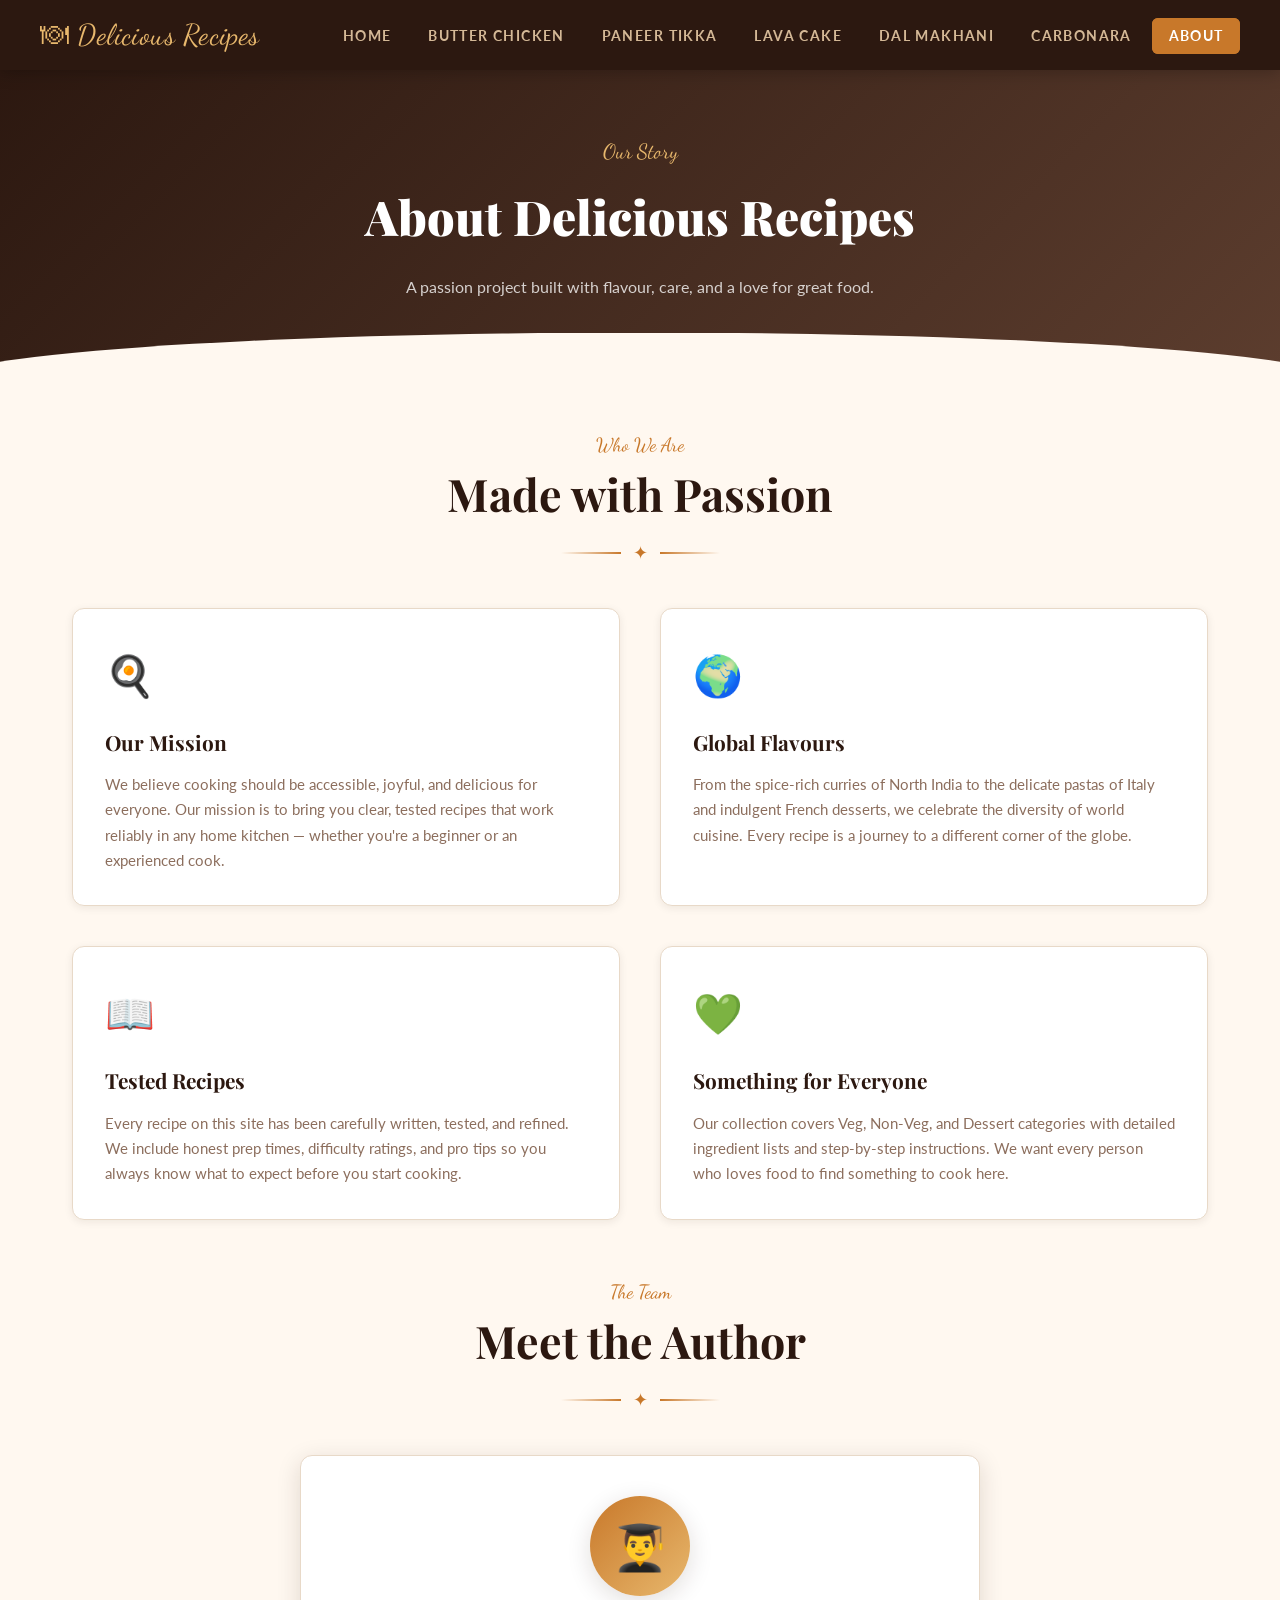
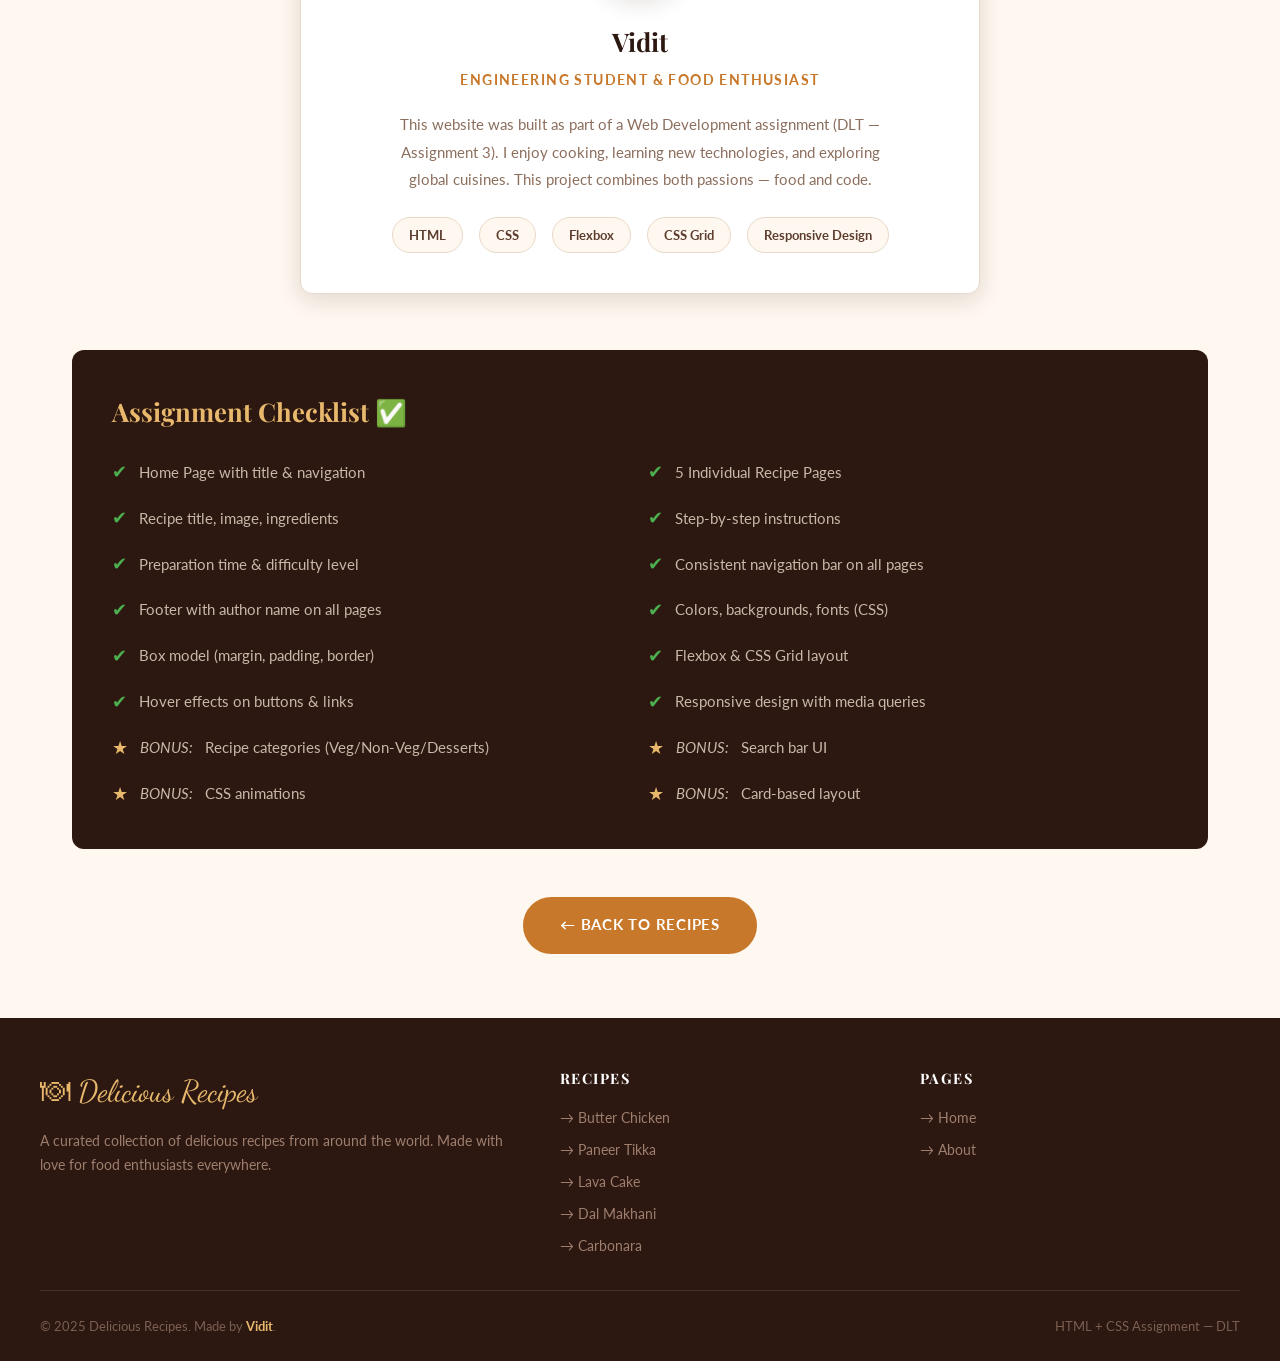
<file: about.html>
<!DOCTYPE html>
<html lang="en">
<head>
  <meta charset="UTF-8" />
  <meta name="viewport" content="width=device-width, initial-scale=1.0" />
  <title>About — Delicious Recipes</title>
  <link rel="stylesheet" href="styles.css" />
</head>
<body>

  <!-- NAVIGATION -->
  <nav class="site-nav" aria-label="Main Navigation">
    <div class="nav-inner">
      <a href="index.html" class="nav-logo">🍽 Delicious Recipes</a>
      <ul class="nav-links">
        <li><a href="index.html">Home</a></li>
        <li><a href="recipe1.html">Butter Chicken</a></li>
        <li><a href="recipe2.html">Paneer Tikka</a></li>
        <li><a href="recipe3.html">Lava Cake</a></li>
        <li><a href="recipe4.html">Dal Makhani</a></li>
        <li><a href="recipe5.html">Carbonara</a></li>
        <li><a href="about.html" class="active">About</a></li>
      </ul>
    </div>
  </nav>

  <!-- HERO (simple banner) -->
  <header style="background:linear-gradient(135deg,var(--color-dark) 0%,var(--color-dark-mid) 100%);padding:4rem 2rem 5rem;text-align:center;position:relative;overflow:hidden;">
    <p style="font-family:var(--font-script);font-size:1.3rem;color:var(--color-accent);margin-bottom:0.4rem;">Our Story</p>
    <h1 style="font-family:var(--font-display);font-size:clamp(2rem,5vw,3rem);font-weight:900;color:var(--color-white);">About Delicious Recipes</h1>
    <p style="color:rgba(255,255,255,0.78);max-width:480px;margin:1rem auto 0;font-size:1rem;">A passion project built with flavour, care, and a love for great food.</p>
    <div style="position:absolute;bottom:-2px;left:0;right:0;height:50px;background:var(--color-light);clip-path:ellipse(55% 100% at 50% 100%);"></div>
  </header>

  <!-- MAIN -->
  <main>

    <!-- About Cards -->
    <section aria-labelledby="about-heading">
      <div class="section-header" style="margin-bottom:2.5rem;">
        <span class="section-eyebrow">Who We Are</span>
        <h2 class="section-title" id="about-heading">Made with Passion</h2>
        <div class="section-divider"><span>✦</span></div>
      </div>

      <div class="about-grid">
        <div class="about-card animate-fade-in-up delay-1">
          <span class="about-icon">🍳</span>
          <h3>Our Mission</h3>
          <p>We believe cooking should be accessible, joyful, and delicious for everyone. Our mission is to bring you clear, tested recipes that work reliably in any home kitchen — whether you're a beginner or an experienced cook.</p>
        </div>
        <div class="about-card animate-fade-in-up delay-2">
          <span class="about-icon">🌍</span>
          <h3>Global Flavours</h3>
          <p>From the spice-rich curries of North India to the delicate pastas of Italy and indulgent French desserts, we celebrate the diversity of world cuisine. Every recipe is a journey to a different corner of the globe.</p>
        </div>
        <div class="about-card animate-fade-in-up delay-3">
          <span class="about-icon">📖</span>
          <h3>Tested Recipes</h3>
          <p>Every recipe on this site has been carefully written, tested, and refined. We include honest prep times, difficulty ratings, and pro tips so you always know what to expect before you start cooking.</p>
        </div>
        <div class="about-card animate-fade-in-up delay-4">
          <span class="about-icon">💚</span>
          <h3>Something for Everyone</h3>
          <p>Our collection covers Veg, Non-Veg, and Dessert categories with detailed ingredient lists and step-by-step instructions. We want every person who loves food to find something to cook here.</p>
        </div>
      </div>
    </section>

    <!-- Meet the Author -->
    <section style="margin-top:3.5rem;" aria-labelledby="author-heading">
      <div class="section-header" style="margin-bottom:2.5rem;">
        <span class="section-eyebrow">The Team</span>
        <h2 class="section-title" id="author-heading">Meet the Author</h2>
        <div class="section-divider"><span>✦</span></div>
      </div>

      <div style="max-width:680px;margin:0 auto;background:var(--color-white);border-radius:var(--radius);padding:2.5rem;box-shadow:var(--shadow-md);border:1px solid var(--color-border);text-align:center;">
        <div style="width:100px;height:100px;border-radius:50%;background:linear-gradient(135deg,var(--color-primary),var(--color-accent));margin:0 auto 1.5rem;display:flex;align-items:center;justify-content:center;font-size:2.8rem;box-shadow:var(--shadow-md);">
          👨‍🎓
        </div>
        <h3 style="font-family:var(--font-display);font-size:1.6rem;font-weight:700;color:var(--color-dark);margin-bottom:0.3rem;">Vidit</h3>
        <p style="color:var(--color-primary);font-weight:700;font-size:0.88rem;text-transform:uppercase;letter-spacing:0.1em;margin-bottom:1.2rem;">Engineering Student &amp; Food Enthusiast</p>
        <p style="color:var(--color-muted);font-size:0.95rem;line-height:1.8;max-width:480px;margin:0 auto;">
          This website was built as part of a Web Development assignment (DLT — Assignment 3). I enjoy cooking, learning new technologies, and exploring global cuisines. This project combines both passions — food and code.
        </p>
        <div style="margin-top:1.5rem;display:flex;justify-content:center;gap:1rem;flex-wrap:wrap;">
          <span style="background:var(--color-light);border:1px solid var(--color-border);border-radius:50px;padding:0.35rem 1rem;font-size:0.82rem;font-weight:700;color:var(--color-dark-mid);">HTML</span>
          <span style="background:var(--color-light);border:1px solid var(--color-border);border-radius:50px;padding:0.35rem 1rem;font-size:0.82rem;font-weight:700;color:var(--color-dark-mid);">CSS</span>
          <span style="background:var(--color-light);border:1px solid var(--color-border);border-radius:50px;padding:0.35rem 1rem;font-size:0.82rem;font-weight:700;color:var(--color-dark-mid);">Flexbox</span>
          <span style="background:var(--color-light);border:1px solid var(--color-border);border-radius:50px;padding:0.35rem 1rem;font-size:0.82rem;font-weight:700;color:var(--color-dark-mid);">CSS Grid</span>
          <span style="background:var(--color-light);border:1px solid var(--color-border);border-radius:50px;padding:0.35rem 1rem;font-size:0.82rem;font-weight:700;color:var(--color-dark-mid);">Responsive Design</span>
        </div>
      </div>
    </section>

    <!-- Assignment Info -->
    <section style="margin-top:3.5rem;background:var(--color-dark);border-radius:var(--radius);padding:2.5rem;color:var(--color-white);" aria-labelledby="assignment-heading">
      <h2 id="assignment-heading" style="font-family:var(--font-display);font-size:1.6rem;font-weight:700;color:var(--color-accent);margin-bottom:1.5rem;">Assignment Checklist ✅</h2>
      <div style="display:grid;grid-template-columns:1fr 1fr;gap:1rem;">
        <div style="display:flex;align-items:center;gap:0.75rem;color:#C8B8A8;font-size:0.92rem;"><span style="color:var(--color-veg);font-size:1.1rem;">✔</span> Home Page with title &amp; navigation</div>
        <div style="display:flex;align-items:center;gap:0.75rem;color:#C8B8A8;font-size:0.92rem;"><span style="color:var(--color-veg);font-size:1.1rem;">✔</span> 5 Individual Recipe Pages</div>
        <div style="display:flex;align-items:center;gap:0.75rem;color:#C8B8A8;font-size:0.92rem;"><span style="color:var(--color-veg);font-size:1.1rem;">✔</span> Recipe title, image, ingredients</div>
        <div style="display:flex;align-items:center;gap:0.75rem;color:#C8B8A8;font-size:0.92rem;"><span style="color:var(--color-veg);font-size:1.1rem;">✔</span> Step-by-step instructions</div>
        <div style="display:flex;align-items:center;gap:0.75rem;color:#C8B8A8;font-size:0.92rem;"><span style="color:var(--color-veg);font-size:1.1rem;">✔</span> Preparation time &amp; difficulty level</div>
        <div style="display:flex;align-items:center;gap:0.75rem;color:#C8B8A8;font-size:0.92rem;"><span style="color:var(--color-veg);font-size:1.1rem;">✔</span> Consistent navigation bar on all pages</div>
        <div style="display:flex;align-items:center;gap:0.75rem;color:#C8B8A8;font-size:0.92rem;"><span style="color:var(--color-veg);font-size:1.1rem;">✔</span> Footer with author name on all pages</div>
        <div style="display:flex;align-items:center;gap:0.75rem;color:#C8B8A8;font-size:0.92rem;"><span style="color:var(--color-veg);font-size:1.1rem;">✔</span> Colors, backgrounds, fonts (CSS)</div>
        <div style="display:flex;align-items:center;gap:0.75rem;color:#C8B8A8;font-size:0.92rem;"><span style="color:var(--color-veg);font-size:1.1rem;">✔</span> Box model (margin, padding, border)</div>
        <div style="display:flex;align-items:center;gap:0.75rem;color:#C8B8A8;font-size:0.92rem;"><span style="color:var(--color-veg);font-size:1.1rem;">✔</span> Flexbox &amp; CSS Grid layout</div>
        <div style="display:flex;align-items:center;gap:0.75rem;color:#C8B8A8;font-size:0.92rem;"><span style="color:var(--color-veg);font-size:1.1rem;">✔</span> Hover effects on buttons &amp; links</div>
        <div style="display:flex;align-items:center;gap:0.75rem;color:#C8B8A8;font-size:0.92rem;"><span style="color:var(--color-veg);font-size:1.1rem;">✔</span> Responsive design with media queries</div>
        <div style="display:flex;align-items:center;gap:0.75rem;color:#C8B8A8;font-size:0.92rem;"><span style="color:var(--color-accent);font-size:1.1rem;">★</span> <em>BONUS:</em> Recipe categories (Veg/Non-Veg/Desserts)</div>
        <div style="display:flex;align-items:center;gap:0.75rem;color:#C8B8A8;font-size:0.92rem;"><span style="color:var(--color-accent);font-size:1.1rem;">★</span> <em>BONUS:</em> Search bar UI</div>
        <div style="display:flex;align-items:center;gap:0.75rem;color:#C8B8A8;font-size:0.92rem;"><span style="color:var(--color-accent);font-size:1.1rem;">★</span> <em>BONUS:</em> CSS animations</div>
        <div style="display:flex;align-items:center;gap:0.75rem;color:#C8B8A8;font-size:0.92rem;"><span style="color:var(--color-accent);font-size:1.1rem;">★</span> <em>BONUS:</em> Card-based layout</div>
      </div>
    </section>

    <div style="text-align:center;margin-top:3rem;">
      <a href="index.html" class="hero-cta" style="display:inline-block;">← Back to Recipes</a>
    </div>

  </main>

  <!-- FOOTER -->
  <footer class="site-footer" role="contentinfo">
    <div class="footer-inner">
      <div class="footer-brand">
        <span class="footer-brand-name">🍽 Delicious Recipes</span>
        <p>A curated collection of delicious recipes from around the world. Made with love for food enthusiasts everywhere.</p>
      </div>
      <div class="footer-col">
        <h4>Recipes</h4>
        <ul>
          <li><a href="recipe1.html">→ Butter Chicken</a></li>
          <li><a href="recipe2.html">→ Paneer Tikka</a></li>
          <li><a href="recipe3.html">→ Lava Cake</a></li>
          <li><a href="recipe4.html">→ Dal Makhani</a></li>
          <li><a href="recipe5.html">→ Carbonara</a></li>
        </ul>
      </div>
      <div class="footer-col">
        <h4>Pages</h4>
        <ul>
          <li><a href="index.html">→ Home</a></li>
          <li><a href="about.html">→ About</a></li>
        </ul>
      </div>
    </div>
    <div class="footer-bottom">
      <span>© 2025 Delicious Recipes. Made by <strong style="color:#E8B86D">Vidit</strong>.</span>
      <span>HTML + CSS Assignment — DLT</span>
    </div>
  </footer>

</body>
</html>
</file>
<file: styles.css>
@import url('https://fonts.googleapis.com/css2?family=Playfair+Display:ital,wght@0,400;0,700;0,900;1,400&family=Lato:wght@300;400;700&family=Dancing+Script:wght@700&display=swap');

:root {
  --color-primary:    #C8782A;
  --color-primary-dk: #A05C1A;
  --color-accent:     #E8B86D;
  --color-dark:       #2C1810;
  --color-dark-mid:   #5C3D2E;
  --color-light:      #FFF8F0;
  --color-white:      #FFFFFF;
  --color-text:       #3D2B1F;
  --color-muted:      #8C6E5D;
  --color-bg-card:    #FFFDF9;
  --color-border:     #E8D9C8;
  --color-veg:        #4CAF50;
  --color-nonveg:     #E53935;
  --color-dessert:    #9C27B0;

  --font-display: 'Playfair Display', Georgia, serif;
  --font-script:  'Dancing Script', cursive;
  --font-body:    'Lato', sans-serif;

  --shadow-sm:  0 2px 8px rgba(44,24,16,0.08);
  --shadow-md:  0 6px 24px rgba(44,24,16,0.14);
  --shadow-lg:  0 16px 48px rgba(44,24,16,0.18);
  --radius:     12px;
  --transition: all 0.3s ease;
}

*, *::before, *::after { box-sizing: border-box; margin: 0; padding: 0; }

html { scroll-behavior: smooth; }

body {
  font-family: var(--font-body);
  background-color: var(--color-light);
  color: var(--color-text);
  font-size: 16px;
  line-height: 1.7;
  min-height: 100vh;
  display: flex;
  flex-direction: column;
}

img { max-width: 100%; display: block; }

a { text-decoration: none; color: inherit; }

ul { list-style: none; }

@keyframes fadeInUp {
  from { opacity: 0; transform: translateY(30px); }
  to   { opacity: 1; transform: translateY(0); }
}

@keyframes fadeIn {
  from { opacity: 0; }
  to   { opacity: 1; }
}

@keyframes shimmer {
  0%   { background-position: -200% center; }
  100% { background-position:  200% center; }
}

@keyframes float {
  0%, 100% { transform: translateY(0px); }
  50%       { transform: translateY(-8px); }
}

@keyframes pulse-ring {
  0%   { transform: scale(0.95); box-shadow: 0 0 0 0 rgba(200,120,42,0.5); }
  70%  { transform: scale(1);    box-shadow: 0 0 0 12px rgba(200,120,42,0); }
  100% { transform: scale(0.95); box-shadow: 0 0 0 0 rgba(200,120,42,0); }
}

.animate-fade-in-up {
  animation: fadeInUp 0.7s ease both;
}

.delay-1 { animation-delay: 0.1s; }
.delay-2 { animation-delay: 0.2s; }
.delay-3 { animation-delay: 0.3s; }
.delay-4 { animation-delay: 0.4s; }

.site-nav {
  background: var(--color-dark);
  padding: 0 2rem;
  position: sticky;
  top: 0;
  z-index: 100;
  box-shadow: 0 2px 16px rgba(0,0,0,0.25);
}

.nav-inner {
  max-width: 1200px;
  margin: 0 auto;
  display: flex;
  align-items: center;
  justify-content: space-between;
  height: 70px;
  flex-wrap: wrap;
  gap: 0.5rem;
}

.nav-logo {
  font-family: var(--font-script);
  font-size: 1.8rem;
  color: var(--color-accent);
  letter-spacing: 0.02em;
  white-space: nowrap;
  transition: var(--transition);
}

.nav-logo:hover {
  color: var(--color-white);
}

.nav-links {
  display: flex;
  align-items: center;
  gap: 0.25rem;
  flex-wrap: wrap;
}

.nav-links a {
  color: #D4B896;
  font-size: 0.88rem;
  font-weight: 700;
  letter-spacing: 0.1em;
  text-transform: uppercase;
  padding: 0.45rem 0.9rem;
  border-radius: 6px;
  transition: var(--transition);
  border: 2px solid transparent;
}

.nav-links a:hover,
.nav-links a.active {
  color: var(--color-white);
  background: var(--color-primary);
  border-color: var(--color-primary);
}

.hero {
  background:
    linear-gradient(135deg, rgba(44,24,16,0.82) 0%, rgba(200,120,42,0.55) 100%),
    url('https://images.unsplash.com/photo-1504674900247-0877df9cc836?w=1400&q=80') center/cover no-repeat;
  color: var(--color-white);
  padding: 7rem 2rem 6rem;
  text-align: center;
  position: relative;
  overflow: hidden;
}

.hero::after {
  content: '';
  position: absolute;
  bottom: -2px; left: 0; right: 0;
  height: 60px;
  background: var(--color-light);
  clip-path: ellipse(55% 100% at 50% 100%);
}

.hero-eyebrow {
  font-family: var(--font-script);
  font-size: 1.4rem;
  color: var(--color-accent);
  margin-bottom: 0.5rem;
  animation: fadeInUp 0.6s ease both;
}

.hero h1 {
  font-family: var(--font-display);
  font-size: clamp(2.4rem, 6vw, 4.5rem);
  font-weight: 900;
  line-height: 1.15;
  margin-bottom: 1.2rem;
  animation: fadeInUp 0.7s ease 0.1s both;
}

.hero h1 em {
  font-style: italic;
  color: var(--color-accent);
}

.hero-sub {
  font-size: 1.1rem;
  color: rgba(255,255,255,0.88);
  max-width: 520px;
  margin: 0 auto 2.2rem;
  animation: fadeInUp 0.7s ease 0.2s both;
}

.hero-cta {
  display: inline-block;
  background: var(--color-primary);
  color: var(--color-white);
  padding: 0.85rem 2.2rem;
  border-radius: 50px;
  font-weight: 700;
  font-size: 0.95rem;
  letter-spacing: 0.05em;
  text-transform: uppercase;
  border: 2px solid var(--color-primary);
  transition: var(--transition);
  animation: fadeInUp 0.7s ease 0.3s both;
}

.hero-cta:hover {
  background: transparent;
  color: var(--color-white);
  border-color: var(--color-white);
  transform: translateY(-2px);
  box-shadow: 0 8px 24px rgba(0,0,0,0.3);
}

main {
  flex: 1;
  max-width: 1200px;
  margin: 0 auto;
  width: 100%;
  padding: 3rem 2rem 4rem;
}

.section-header {
  text-align: center;
  margin-bottom: 3rem;
}

.section-eyebrow {
  font-family: var(--font-script);
  font-size: 1.2rem;
  color: var(--color-primary);
  display: block;
  margin-bottom: 0.3rem;
}

.section-title {
  font-family: var(--font-display);
  font-size: clamp(1.8rem, 4vw, 2.8rem);
  font-weight: 700;
  color: var(--color-dark);
  line-height: 1.25;
}

.section-divider {
  display: flex;
  align-items: center;
  justify-content: center;
  gap: 0.75rem;
  margin: 1rem auto 0;
  width: fit-content;
}

.section-divider::before,
.section-divider::after {
  content: '';
  width: 60px;
  height: 2px;
  background: linear-gradient(to right, transparent, var(--color-primary));
}

.section-divider::after {
  background: linear-gradient(to left, transparent, var(--color-primary));
}

.section-divider span {
  color: var(--color-primary);
  font-size: 1.1rem;
}

.search-section {
  background: var(--color-white);
  border: 1px solid var(--color-border);
  border-radius: var(--radius);
  padding: 1.5rem 2rem;
  margin-bottom: 2.5rem;
  box-shadow: var(--shadow-sm);
  display: flex;
  align-items: center;
  gap: 1rem;
  flex-wrap: wrap;
}

.search-label {
  font-family: var(--font-display);
  font-size: 1rem;
  font-weight: 700;
  color: var(--color-dark);
  white-space: nowrap;
}

.search-input-wrap {
  flex: 1;
  min-width: 200px;
  position: relative;
}

.search-input-wrap input {
  width: 100%;
  padding: 0.65rem 1rem 0.65rem 2.8rem;
  border: 2px solid var(--color-border);
  border-radius: 50px;
  font-family: var(--font-body);
  font-size: 0.95rem;
  color: var(--color-text);
  background: var(--color-light);
  outline: none;
  transition: var(--transition);
}

.search-input-wrap input:focus {
  border-color: var(--color-primary);
  background: var(--color-white);
}

.search-input-wrap::before {
  content: '🔍';
  position: absolute;
  left: 0.9rem;
  top: 50%;
  transform: translateY(-50%);
  font-size: 0.9rem;
  pointer-events: none;
}

.search-btn {
  background: var(--color-primary);
  color: var(--color-white);
  border: none;
  padding: 0.65rem 1.5rem;
  border-radius: 50px;
  font-family: var(--font-body);
  font-weight: 700;
  font-size: 0.88rem;
  letter-spacing: 0.05em;
  text-transform: uppercase;
  cursor: pointer;
  transition: var(--transition);
  white-space: nowrap;
}

.search-btn:hover {
  background: var(--color-primary-dk);
  transform: translateY(-1px);
  box-shadow: 0 4px 12px rgba(200,120,42,0.35);
}

.category-filters {
  display: flex;
  gap: 0.75rem;
  flex-wrap: wrap;
  margin-bottom: 2.5rem;
  align-items: center;
}

.category-label {
  font-weight: 700;
  font-size: 0.85rem;
  letter-spacing: 0.08em;
  text-transform: uppercase;
  color: var(--color-muted);
  margin-right: 0.5rem;
}

.cat-btn {
  padding: 0.45rem 1.2rem;
  border-radius: 50px;
  border: 2px solid var(--color-border);
  background: var(--color-white);
  font-family: var(--font-body);
  font-size: 0.85rem;
  font-weight: 700;
  cursor: pointer;
  transition: var(--transition);
  color: var(--color-dark-mid);
  letter-spacing: 0.03em;
}

.cat-btn:hover, .cat-btn.active {
  border-color: var(--color-primary);
  background: var(--color-primary);
  color: var(--color-white);
  box-shadow: 0 3px 10px rgba(200,120,42,0.3);
}

.cat-btn.veg:hover, .cat-btn.veg.active      { border-color: var(--color-veg);     background: var(--color-veg);     }
.cat-btn.nonveg:hover, .cat-btn.nonveg.active { border-color: var(--color-nonveg); background: var(--color-nonveg); }
.cat-btn.dessert:hover, .cat-btn.dessert.active { border-color: var(--color-dessert); background: var(--color-dessert); }

.recipes-grid {
  display: grid;
  grid-template-columns: repeat(auto-fill, minmax(290px, 1fr));
  gap: 2rem;
}

.recipe-card {
  background: var(--color-bg-card);
  border-radius: var(--radius);
  overflow: hidden;
  box-shadow: var(--shadow-sm);
  border: 1px solid var(--color-border);
  transition: var(--transition);
  display: flex;
  flex-direction: column;
  animation: fadeInUp 0.6s ease both;
}

.recipe-card:hover {
  transform: translateY(-6px);
  box-shadow: var(--shadow-lg);
  border-color: var(--color-accent);
}

.card-img-wrap {
  position: relative;
  overflow: hidden;
  height: 210px;
}

.card-img-wrap img {
  width: 100%;
  height: 100%;
  object-fit: cover;
  transition: transform 0.5s ease;
}

.recipe-card:hover .card-img-wrap img {
  transform: scale(1.08);
}

.card-badge {
  position: absolute;
  top: 12px; left: 12px;
  padding: 0.3rem 0.85rem;
  border-radius: 50px;
  font-size: 0.72rem;
  font-weight: 700;
  letter-spacing: 0.08em;
  text-transform: uppercase;
  color: var(--color-white);
}

.badge-veg     { background: var(--color-veg); }
.badge-nonveg  { background: var(--color-nonveg); }
.badge-dessert { background: var(--color-dessert); }

.card-time-tag {
  position: absolute;
  bottom: 10px; right: 12px;
  background: rgba(44,24,16,0.78);
  color: var(--color-accent);
  font-size: 0.78rem;
  font-weight: 700;
  padding: 0.25rem 0.7rem;
  border-radius: 50px;
  backdrop-filter: blur(4px);
}

.card-body {
  padding: 1.4rem 1.5rem 1.8rem;
  flex: 1;
  display: flex;
  flex-direction: column;
}

.card-difficulty {
  font-size: 0.75rem;
  font-weight: 700;
  letter-spacing: 0.1em;
  text-transform: uppercase;
  color: var(--color-primary);
  margin-bottom: 0.4rem;
}

.card-title {
  font-family: var(--font-display);
  font-size: 1.3rem;
  font-weight: 700;
  color: var(--color-dark);
  margin-bottom: 0.65rem;
  line-height: 1.3;
}

.card-desc {
  font-size: 0.9rem;
  color: var(--color-muted);
  line-height: 1.6;
  flex: 1;
  margin-bottom: 1.2rem;
}

.card-link {
  display: inline-flex;
  align-items: center;
  gap: 0.4rem;
  color: var(--color-primary);
  font-weight: 700;
  font-size: 0.88rem;
  letter-spacing: 0.05em;
  text-transform: uppercase;
  transition: var(--transition);
  margin-top: auto;
  border-bottom: 2px solid transparent;
  width: fit-content;
  padding-bottom: 2px;
}

.card-link:hover {
  color: var(--color-primary-dk);
  border-bottom-color: var(--color-primary-dk);
  gap: 0.65rem;
}

.intro-section {
  display: grid;
  grid-template-columns: 1fr 1fr;
  gap: 3rem;
  align-items: center;
  background: var(--color-white);
  border-radius: var(--radius);
  padding: 3rem;
  margin-bottom: 4rem;
  box-shadow: var(--shadow-sm);
  border: 1px solid var(--color-border);
}

.intro-text h2 {
  font-family: var(--font-display);
  font-size: 2rem;
  font-weight: 700;
  color: var(--color-dark);
  margin-bottom: 1rem;
  line-height: 1.3;
}

.intro-text h2 em {
  font-style: italic;
  color: var(--color-primary);
}

.intro-text p {
  color: var(--color-muted);
  margin-bottom: 1rem;
  font-size: 0.97rem;
}

.intro-stats {
  display: flex;
  gap: 2rem;
  margin-top: 1.5rem;
}

.stat-item {
  text-align: center;
}

.stat-number {
  font-family: var(--font-display);
  font-size: 2.2rem;
  font-weight: 900;
  color: var(--color-primary);
  line-height: 1;
}

.stat-label {
  font-size: 0.78rem;
  font-weight: 700;
  text-transform: uppercase;
  letter-spacing: 0.1em;
  color: var(--color-muted);
  margin-top: 0.25rem;
}

.intro-img-wrap {
  border-radius: var(--radius);
  overflow: hidden;
  height: 340px;
  position: relative;
}

.intro-img-wrap img {
  width: 100%;
  height: 100%;
  object-fit: cover;
  transition: transform 0.5s ease;
}

.intro-img-wrap:hover img {
  transform: scale(1.04);
}

.intro-img-wrap::after {
  content: '';
  position: absolute;
  inset: 0;
  border-radius: var(--radius);
  border: 3px solid var(--color-accent);
  pointer-events: none;
  opacity: 0.5;
}

.recipe-page-hero {
  background:
    linear-gradient(to bottom, rgba(44,24,16,0.55), rgba(44,24,16,0.85)),
    var(--hero-img, #C8782A) center/cover no-repeat;
  color: var(--color-white);
  padding: 5rem 2rem 4rem;
  text-align: center;
  position: relative;
}

.recipe-page-hero::after {
  content: '';
  position: absolute;
  bottom: -2px; left: 0; right: 0;
  height: 50px;
  background: var(--color-light);
  clip-path: ellipse(55% 100% at 50% 100%);
}

.recipe-meta-hero {
  display: flex;
  justify-content: center;
  gap: 1.5rem;
  flex-wrap: wrap;
  margin-top: 1.5rem;
}

.meta-chip {
  background: rgba(255,255,255,0.15);
  border: 1px solid rgba(255,255,255,0.35);
  color: var(--color-white);
  padding: 0.4rem 1.1rem;
  border-radius: 50px;
  font-size: 0.85rem;
  font-weight: 700;
  letter-spacing: 0.04em;
  backdrop-filter: blur(6px);
}

.meta-chip .icon { margin-right: 0.3rem; }

.recipe-content {
  display: grid;
  grid-template-columns: 1fr 2fr;
  gap: 2.5rem;
  align-items: start;
}

.recipe-aside {
  display: flex;
  flex-direction: column;
  gap: 1.5rem;
}

.recipe-dish-img {
  border-radius: var(--radius);
  overflow: hidden;
  box-shadow: var(--shadow-md);
}

.recipe-dish-img img {
  width: 100%;
  height: 260px;
  object-fit: cover;
}

.info-box {
  background: var(--color-white);
  border: 1px solid var(--color-border);
  border-radius: var(--radius);
  padding: 1.5rem;
  box-shadow: var(--shadow-sm);
}

.info-box-title {
  font-family: var(--font-display);
  font-size: 1rem;
  font-weight: 700;
  color: var(--color-dark);
  margin-bottom: 1rem;
  padding-bottom: 0.5rem;
  border-bottom: 2px solid var(--color-border);
  display: flex;
  align-items: center;
  gap: 0.5rem;
}

.info-row {
  display: flex;
  justify-content: space-between;
  align-items: center;
  padding: 0.5rem 0;
  border-bottom: 1px dashed var(--color-border);
  font-size: 0.9rem;
}

.info-row:last-child { border-bottom: none; }

.info-key {
  color: var(--color-muted);
  font-weight: 700;
  font-size: 0.82rem;
  text-transform: uppercase;
  letter-spacing: 0.06em;
}

.info-val {
  color: var(--color-dark);
  font-weight: 700;
}

.ingredients-box {
  background: var(--color-white);
  border: 1px solid var(--color-border);
  border-radius: var(--radius);
  padding: 1.5rem;
  box-shadow: var(--shadow-sm);
}

.ingredients-list {
  display: flex;
  flex-direction: column;
  gap: 0.5rem;
  margin-top: 1rem;
}

.ingredient-item {
  display: flex;
  align-items: flex-start;
  gap: 0.7rem;
  font-size: 0.93rem;
  color: var(--color-text);
  padding: 0.4rem 0;
  border-bottom: 1px dashed var(--color-border);
  transition: var(--transition);
}

.ingredient-item:last-child { border-bottom: none; }

.ingredient-item:hover {
  color: var(--color-primary);
}

.ingredient-item::before {
  content: '●';
  color: var(--color-accent);
  font-size: 0.6rem;
  margin-top: 0.35rem;
  flex-shrink: 0;
}

.instructions-box {
  background: var(--color-white);
  border: 1px solid var(--color-border);
  border-radius: var(--radius);
  padding: 2rem;
  box-shadow: var(--shadow-sm);
}

.steps-list {
  display: flex;
  flex-direction: column;
  gap: 1.5rem;
  margin-top: 1.2rem;
}

.step-item {
  display: flex;
  gap: 1.2rem;
  align-items: flex-start;
  padding: 1.2rem;
  border-radius: 10px;
  border: 1px solid var(--color-border);
  background: var(--color-light);
  transition: var(--transition);
}

.step-item:hover {
  border-color: var(--color-accent);
  box-shadow: var(--shadow-sm);
  transform: translateX(4px);
}

.step-num {
  width: 38px;
  height: 38px;
  border-radius: 50%;
  background: var(--color-primary);
  color: var(--color-white);
  font-family: var(--font-display);
  font-weight: 900;
  font-size: 1rem;
  display: flex;
  align-items: center;
  justify-content: center;
  flex-shrink: 0;
  box-shadow: 0 3px 8px rgba(200,120,42,0.35);
}

.step-text {
  font-size: 0.95rem;
  color: var(--color-text);
  line-height: 1.7;
  padding-top: 0.5rem;
}

.difficulty-badge {
  display: inline-block;
  padding: 0.3rem 1rem;
  border-radius: 50px;
  font-size: 0.8rem;
  font-weight: 700;
  letter-spacing: 0.08em;
  text-transform: uppercase;
}

.diff-easy   { background: #E8F5E9; color: #2E7D32; border: 1px solid #A5D6A7; }
.diff-medium { background: #FFF8E1; color: #F57F17; border: 1px solid #FFE082; }
.diff-hard   { background: #FCE4EC; color: #C62828; border: 1px solid #FFAB91; }

.back-link {
  display: inline-flex;
  align-items: center;
  gap: 0.5rem;
  color: var(--color-primary);
  font-weight: 700;
  font-size: 0.9rem;
  letter-spacing: 0.05em;
  text-transform: uppercase;
  margin-bottom: 2rem;
  transition: var(--transition);
  border: 2px solid var(--color-border);
  padding: 0.5rem 1.2rem;
  border-radius: 50px;
  background: var(--color-white);
  box-shadow: var(--shadow-sm);
}

.back-link:hover {
  border-color: var(--color-primary);
  background: var(--color-primary);
  color: var(--color-white);
  transform: translateX(-3px);
}

.related-section {
  margin-top: 3rem;
  padding-top: 3rem;
  border-top: 2px dashed var(--color-border);
}

.about-grid {
  display: grid;
  grid-template-columns: 1fr 1fr;
  gap: 2.5rem;
  margin-bottom: 3rem;
}

.about-card {
  background: var(--color-white);
  border-radius: var(--radius);
  padding: 2rem;
  border: 1px solid var(--color-border);
  box-shadow: var(--shadow-sm);
  transition: var(--transition);
}

.about-card:hover {
  box-shadow: var(--shadow-md);
  border-color: var(--color-accent);
}

.about-icon {
  font-size: 2.5rem;
  margin-bottom: 1rem;
  display: block;
  animation: float 3s ease-in-out infinite;
}

.about-card h3 {
  font-family: var(--font-display);
  font-size: 1.3rem;
  font-weight: 700;
  color: var(--color-dark);
  margin-bottom: 0.75rem;
}

.about-card p {
  color: var(--color-muted);
  font-size: 0.93rem;
}

.contact-form-wrap {
  max-width: 640px;
  margin: 0 auto;
  background: var(--color-white);
  border-radius: var(--radius);
  padding: 2.5rem;
  box-shadow: var(--shadow-md);
  border: 1px solid var(--color-border);
}

.form-group {
  margin-bottom: 1.4rem;
}

.form-group label {
  display: block;
  font-weight: 700;
  font-size: 0.88rem;
  text-transform: uppercase;
  letter-spacing: 0.07em;
  color: var(--color-dark-mid);
  margin-bottom: 0.45rem;
}

.form-group input,
.form-group textarea,
.form-group select {
  width: 100%;
  padding: 0.75rem 1rem;
  border: 2px solid var(--color-border);
  border-radius: 8px;
  font-family: var(--font-body);
  font-size: 0.95rem;
  color: var(--color-text);
  background: var(--color-light);
  outline: none;
  transition: var(--transition);
  resize: vertical;
}

.form-group input:focus,
.form-group textarea:focus,
.form-group select:focus {
  border-color: var(--color-primary);
  background: var(--color-white);
  box-shadow: 0 0 0 3px rgba(200,120,42,0.12);
}

.form-submit {
  background: var(--color-primary);
  color: var(--color-white);
  border: none;
  padding: 0.85rem 2.5rem;
  border-radius: 50px;
  font-family: var(--font-body);
  font-weight: 700;
  font-size: 1rem;
  letter-spacing: 0.06em;
  text-transform: uppercase;
  cursor: pointer;
  transition: var(--transition);
  width: 100%;
  animation: pulse-ring 2.5s infinite;
}

.form-submit:hover {
  background: var(--color-primary-dk);
  transform: translateY(-2px);
  box-shadow: 0 6px 20px rgba(200,120,42,0.4);
  animation: none;
}

.site-footer {
  background: var(--color-dark);
  color: #B89A8A;
  padding: 3rem 2rem 1.5rem;
  margin-top: auto;
}

.footer-inner {
  max-width: 1200px;
  margin: 0 auto;
  display: grid;
  grid-template-columns: 1.5fr 1fr 1fr;
  gap: 2.5rem;
  padding-bottom: 2rem;
  border-bottom: 1px solid rgba(255,255,255,0.1);
}

.footer-brand-name {
  font-family: var(--font-script);
  font-size: 1.9rem;
  color: var(--color-accent);
  display: block;
  margin-bottom: 0.75rem;
}

.footer-brand p {
  font-size: 0.88rem;
  line-height: 1.7;
  color: #9E7E6E;
}

.footer-col h4 {
  font-family: var(--font-display);
  font-size: 0.9rem;
  font-weight: 700;
  color: var(--color-white);
  text-transform: uppercase;
  letter-spacing: 0.1em;
  margin-bottom: 1rem;
}

.footer-col ul {
  display: flex;
  flex-direction: column;
  gap: 0.5rem;
}

.footer-col ul a {
  font-size: 0.88rem;
  color: #9E7E6E;
  transition: var(--transition);
  display: flex;
  align-items: center;
  gap: 0.4rem;
}

.footer-col ul a:hover {
  color: var(--color-accent);
  padding-left: 4px;
}

.footer-bottom {
  max-width: 1200px;
  margin: 1.5rem auto 0;
  display: flex;
  justify-content: space-between;
  align-items: center;
  flex-wrap: wrap;
  gap: 0.5rem;
  font-size: 0.83rem;
  color: #7A5E52;
}

.footer-bottom a {
  color: var(--color-accent);
  transition: var(--transition);
}

.footer-bottom a:hover { color: var(--color-white); }

.tag-veg     { color: var(--color-veg);     font-weight: 700; }
.tag-nonveg  { color: var(--color-nonveg);  font-weight: 700; }
.tag-dessert { color: var(--color-dessert); font-weight: 700; }

.shimmer-text {
  background: linear-gradient(90deg, var(--color-primary) 0%, var(--color-accent) 40%, var(--color-primary) 80%);
  background-size: 200% auto;
  -webkit-background-clip: text;
  -webkit-text-fill-color: transparent;
  background-clip: text;
  animation: shimmer 3s linear infinite;
}

@media (max-width: 900px) {
  .intro-section {
    grid-template-columns: 1fr;
    padding: 2rem;
  }

  .intro-img-wrap { height: 250px; }

  .recipe-content {
    grid-template-columns: 1fr;
  }

  .about-grid {
    grid-template-columns: 1fr;
  }

  .footer-inner {
    grid-template-columns: 1fr 1fr;
  }
}

@media (max-width: 660px) {
  .nav-inner {
    flex-direction: column;
    height: auto;
    padding: 0.75rem 0;
  }

  .nav-links {
    justify-content: center;
  }

  .nav-links a {
    font-size: 0.78rem;
    padding: 0.35rem 0.65rem;
  }

  .hero { padding: 4rem 1.2rem 5rem; }

  main { padding: 2rem 1.2rem 3rem; }

  .recipes-grid {
    grid-template-columns: 1fr;
  }

  .intro-stats { gap: 1rem; }

  .footer-inner {
    grid-template-columns: 1fr;
    gap: 1.5rem;
  }

  .footer-bottom {
    flex-direction: column;
    text-align: center;
  }

  .search-section {
    padding: 1rem 1.2rem;
  }

  .instructions-box { padding: 1.2rem; }
  .contact-form-wrap { padding: 1.5rem; }
}
</file>
